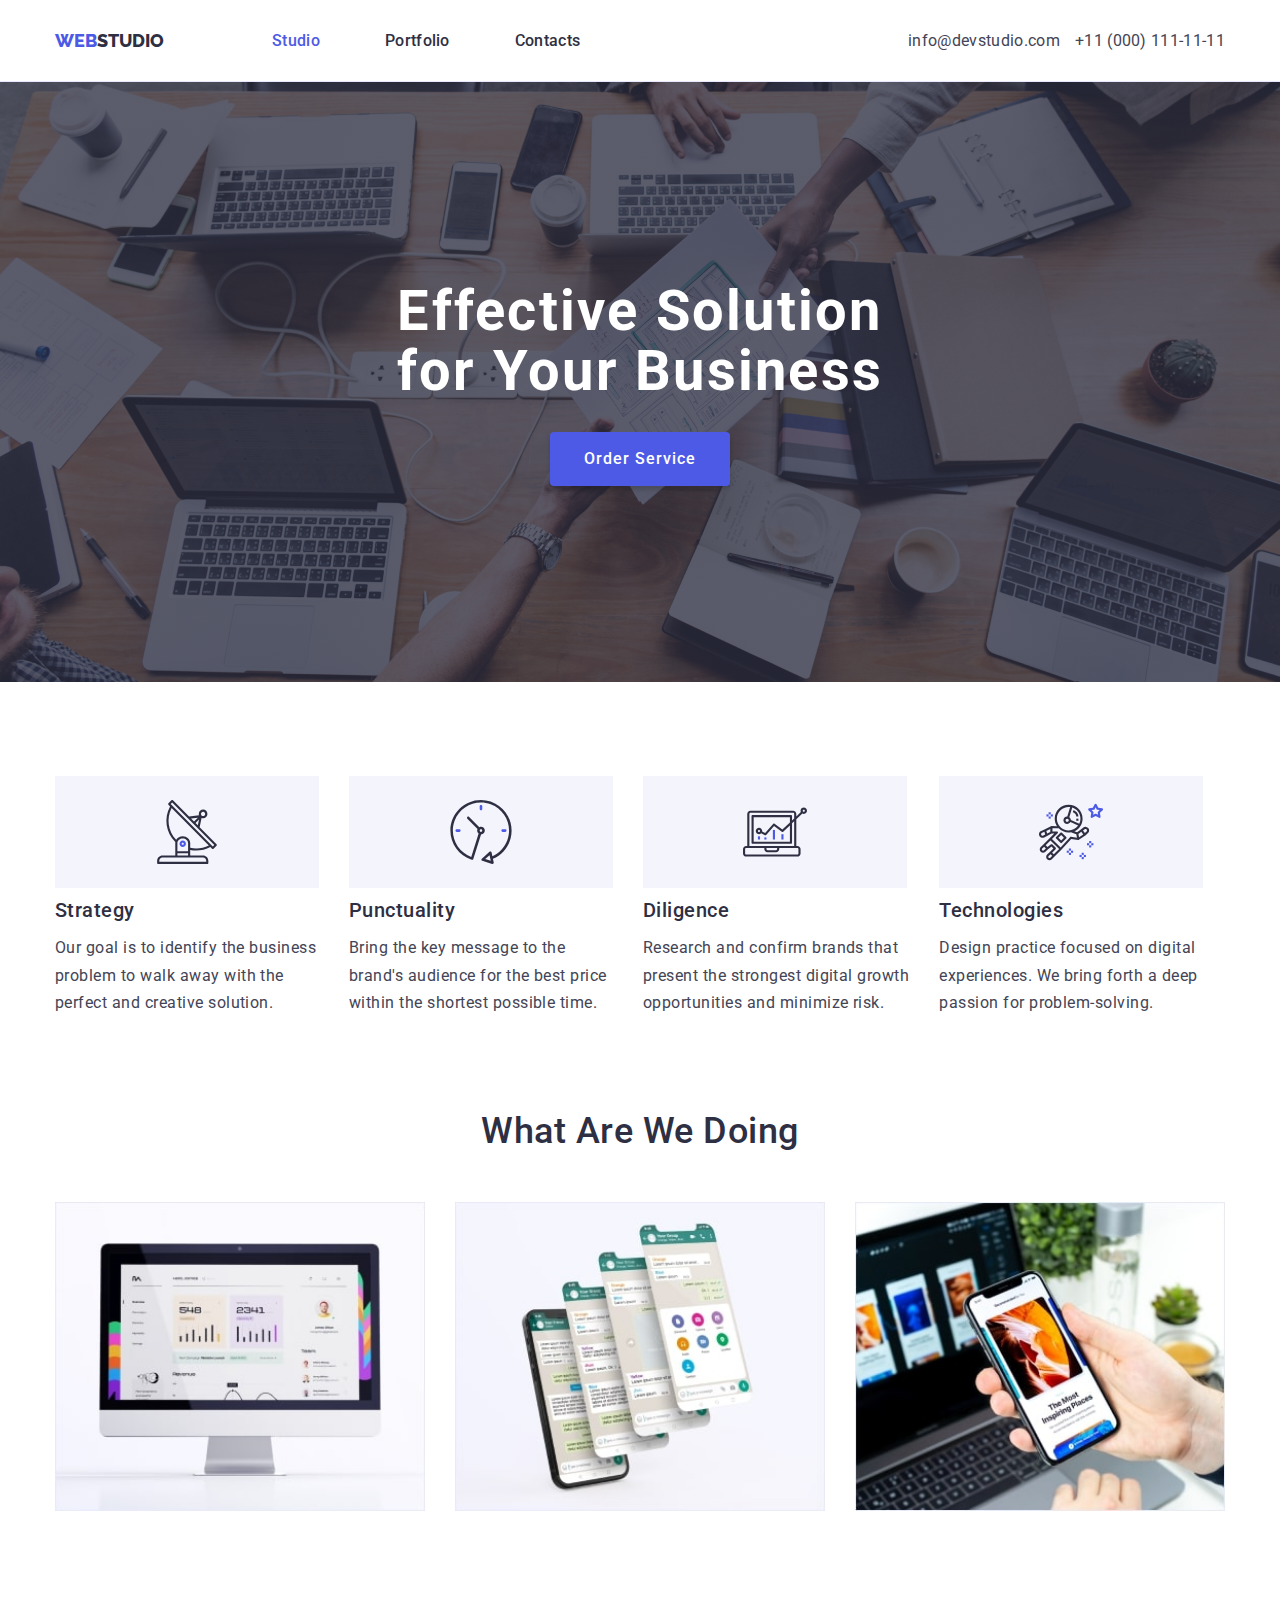
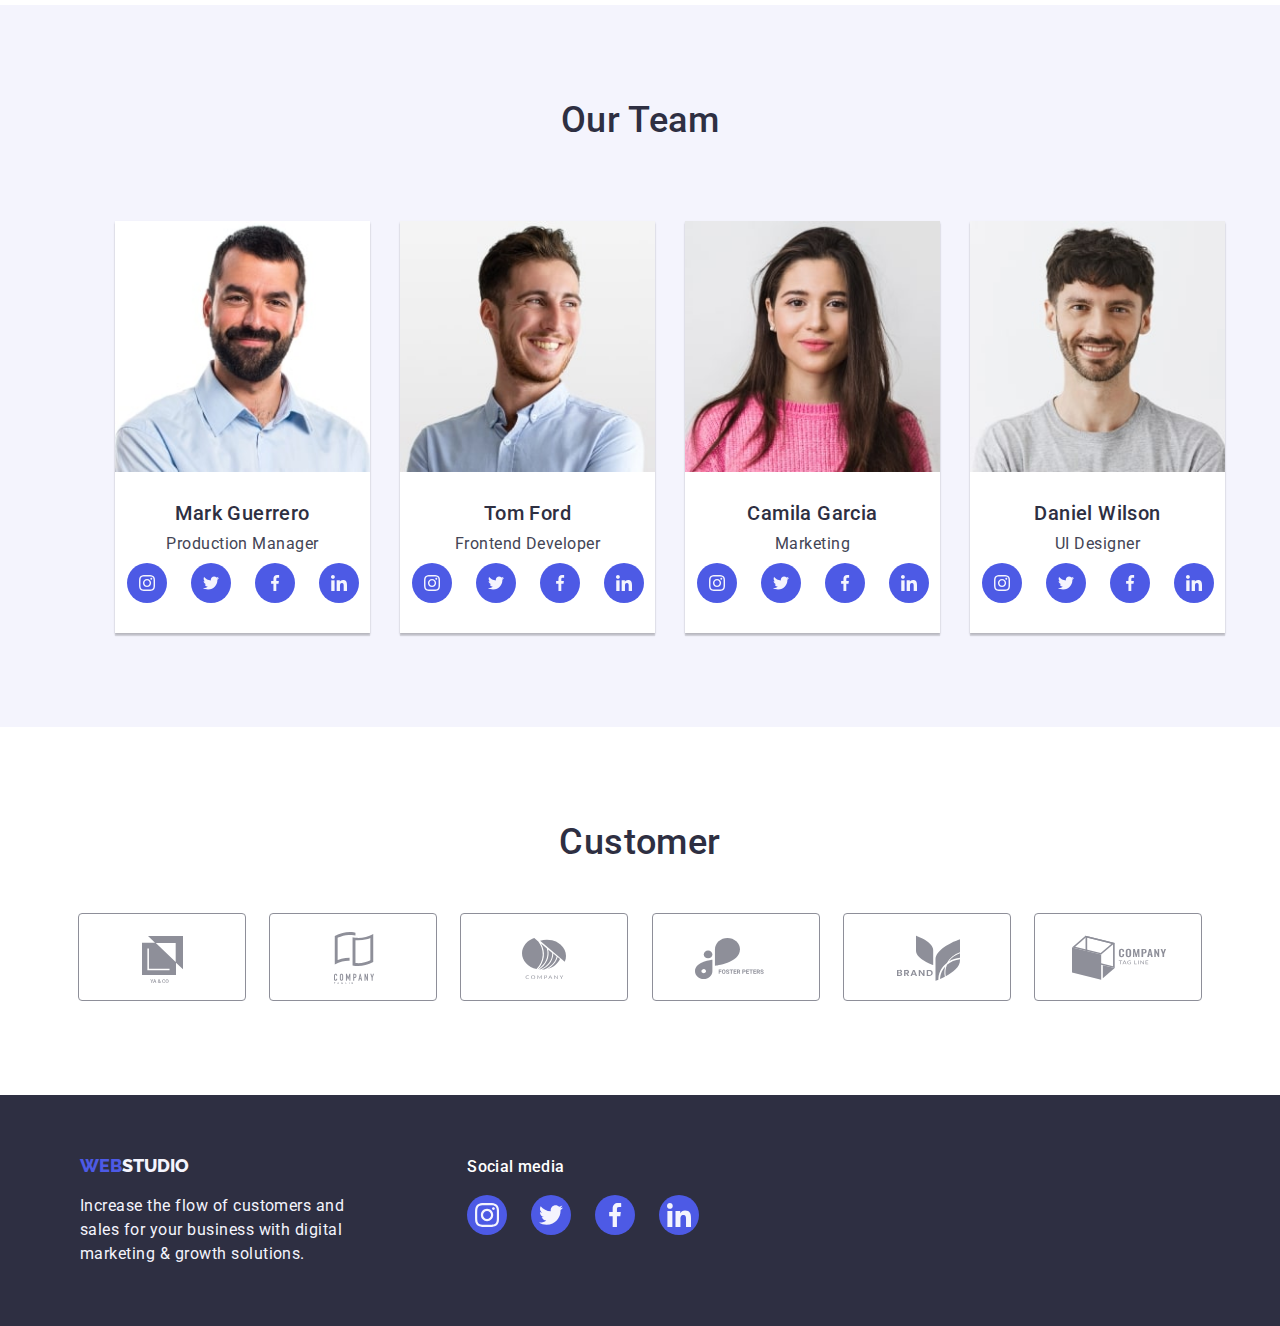
<file: index.html>
<!DOCTYPE html>
<html lang="en">
  <head>
    <meta charset="UTF-8" />
    <meta name="viewport" content="width=device-width, initial-scale=1.0" />
    <link rel="preconnent" href="https://fonts.googleapis.com" />
    <link rel="preconnect" href="https://fonts.gstatic.com" crossorigin />
    <link
      href="https://fonts.googleapis.com/css2?family=Raleway:wght@800&family=Roboto:wght@400;500;700;900&display=swap "
      rel="stylesheet"
    />
    <link
      rel="stylesheet"
      href="https://cdnjs.cloudflare.com/ajax/libs/modern-normalize/2.0.0/modern-normalize.min.css"
    />
    <link rel="stylesheet" href="./css/styles.css" />
    <title>Studio</title>
  </head>
  <body>
    <!-- ------------------------------Header ------------------------------------------>
    <header class="page-header">
      <div class="container menu">
        <nav class="navigation">
          <a href="./index.html" class="logo-link">
            <span class="logo">WEB</span>
            <span class="studio">STUDIO</span></a
          >

          <ul class="nav-menu list">
            <li class="item">
              <a href="./index.html" class="page current link">Studio</a>
            </li>
            <li class="item">
              <a href="./portfolio.html" class="page link">Portfolio</a>
            </li>
            <li class="item"><a href="#" class="page link">Contacts</a></li>
          </ul>
        </nav>
        <ul class="contacts-menu list">
          <li class="item">
            <a href="mailto:info@devstudio.com" class="contact link"
              >info@devstudio.com</a
            >
          </li>
          <li class="item">
            <a href="tel:110001111111" class="contact link"
              >+11 (000) 111-11-11</a
            >
          </li>
        </ul>
      </div>
    </header>
    <!------------------------------------------ Main------------------------------------ -->
    <main>
      <!-- ------------------------------------Section 1 -------------------------->
      <section class="hero">
        <div class="container">
          <h1 class="hero-title">Effective Solution <br />for Your Business</h1>
          <button class="button primary" type="button">Order Service</button>
        </div>
      </section>

      <!-------------------------------- Section 2 -------------------------------------------->
      <section class="section">
        <div class="container">
          <ul class="benefits list">
            <li class="item">
              <div class="icon">
                <svg class="antenna" width="64" height="64">
                  <use href="./images/icons.svg#antenna-1"></use>
                </svg>
              </div>
              <h3 class="title">Strategy</h3>
              <p class="description">
                Our goal is to identify the business <br />
                problem to walk away with the <br />
                perfect and creative solution.
              </p>
            </li>
            <li class="item">
              <div class="icon">
                <svg class="antenna" width="64" height="64">
                  <use href="./images/icons.svg#clock-1"></use>
                </svg>
              </div>
              <h3 class="title">Punctuality</h3>
              <p class="description">
                Bring the key message to the <br />
                brand's audience for the best price <br />
                within the shortest possible time.
              </p>
            </li>
            <li class="item">
              <div class="icon">
                <svg class="antenna" width="64" height="64">
                  <use href="./images/icons.svg#diagram-1"></use>
                </svg>
              </div>
              <h3 class="title">Diligence</h3>
              <p class="description">
                Research and confirm brands that <br />
                present the strongest digital growth <br />
                opportunities and minimize risk.
              </p>
            </li>
            <li class="item">
              <div class="icon">
                <svg class="antenna" width="64" height="64">
                  <use href="./images/icons.svg#astronaut-1"></use>
                </svg>
              </div>
              <h3 class="title">Technologies</h3>
              <p class="description">
                Design practice focused on digital <br />
                experiences. We bring forth a deep <br />
                passion for problem-solving.
              </p>
            </li>
          </ul>
        </div>
      </section>
      <!-- ---------------------------------Section 3---------------------------------------- -->
      <section class="section no-top-padding">
        <div class="container">
          <h2 class="section-title">What Are We Doing</h2>
          <ul class="what-we-do list">
            <li class="item">
              <img
                src="./images/pc-monitor.jpg"
                alt="Personal Computer"
                width="370"
                height="294"
                class="image"
              />
            </li>
            <li class="item">
              <img
                src="./images/mobile-pages.jpg"
                alt="Mobile Pages"
                width="370"
                height="294"
                class="image"
              />
            </li>
            <li class="item">
              <img
                src="./images/mobile-updates.jpg"
                alt="Mobile Update"
                width="370"
                height="294"
                class="image"
              />
            </li>
          </ul>
        </div>
      </section>
      <!-------------------------------------- Section 4 -------------------------------------- -->
      <section class="section bg-team">
        <div class="container">
          <h2 class="section-title">Our Team</h2>
          <ul class="team list">
            <li class="item">
              <img
                src="./images/mark-guerrero.jpg"
                alt="Mark Guerrero"
                width="270"
                height="260"
                class="image"
              />
              <h3 class="name">Mark Guerrero</h3>
              <p class="position">Production Manager</p>

              <ul class="social-team list">
                <li class="icon-item">
                  <a
                    href="https://www.instagram.com/"
                    target="_blank"
                    rel="noopener noreferrer"
                    class="link"
                    aria-label="Link to Instagram"
                    ><svg class="icon" width="16" height="16">
                      <use href="./images/icons.svg#instagram-team"></use>
                    </svg>
                  </a>
                </li>
                <li class="icon-item">
                  <a
                    href="https://www.twitter.com/"
                    target="_blank"
                    rel="noopener noreferrer"
                    class="link"
                    aria-label="Link to Twitter"
                    ><svg class="icon" width="16" height="16">
                      <use href="./images/icons.svg#twitter-team"></use>
                    </svg>
                  </a>
                </li>
                <li class="icon-item">
                  <a
                    href="https://www.facebook.com/"
                    target="_blank"
                    rel="noopener noreferrer"
                    class="link"
                    aria-label="Link to Facebook"
                  >
                    <svg class="icon" width="16" height="16">
                      <use href="./images/icons.svg#facebook-team"></use>
                    </svg>
                  </a>
                </li>
                <li class="icon-item">
                  <a
                    href="https://www.linkedin.com/"
                    target="_blank"
                    rel="noopener noreferrer"
                    class="link"
                    aria-label="Link to Linkedin"
                    ><svg class="icon" width="16" height="16">
                      <use href="./images/icons.svg#linkedin-team"></use>
                    </svg>
                  </a>
                </li>
              </ul>
            </li>

            <li class="item">
              <img
                src="./images/tom-ford.jpg"
                alt="Tom Ford"
                width="270"
                height="260"
                class="image"
              />
              <h3 class="name">Tom Ford</h3>
              <p class="position">Frontend Developer</p>
              <ul class="social-team list">
                <li class="icon-item">
                  <a
                    href="https://www.instagram.com/"
                    target="_blank"
                    rel="noopener noreferrer"
                    class="link"
                    aria-label="Link to Instagram"
                    ><svg class="icon" width="16" height="16">
                      <use href="./images/icons.svg#instagram-team"></use>
                    </svg>
                  </a>
                </li>
                <li class="icon-item">
                  <a
                    href="https://www.twitter.com/"
                    target="_blank"
                    rel="noopener noreferrer"
                    class="link"
                    aria-label="Link to Twitter"
                    ><svg class="icon" width="16" height="16">
                      <use href="./images/icons.svg#twitter-team"></use>
                    </svg>
                  </a>
                </li>
                <li class="icon-item">
                  <a
                    href="https://www.facebook.com/"
                    target="_blank"
                    rel="noopener noreferrer"
                    class="link"
                    aria-label="Link to Facebook"
                  >
                    <svg class="icon" width="16" height="16">
                      <use href="./images/icons.svg#facebook-team"></use>
                    </svg>
                  </a>
                </li>
                <li class="icon-item">
                  <a
                    href="https://www.linkedin.com/"
                    target="_blank"
                    rel="noopener noreferrer"
                    class="link"
                    aria-label="Link to Linkedin"
                    ><svg class="icon" width="16" height="16">
                      <use href="./images/icons.svg#linkedin-team"></use>
                    </svg>
                  </a>
                </li>
              </ul>
            </li>
            <li class="item">
              <img
                src="./images/camila-garcia.jpg"
                alt="Camila Garcia"
                width="270"
                height="260"
                class="image"
              />
              <h3 class="name">Camila Garcia</h3>
              <p class="position">Marketing</p>
              <ul class="social-team list">
                <li class="icon-item">
                  <a
                    href="https://www.instagram.com/"
                    target="_blank"
                    rel="noopener noreferrer"
                    class="link"
                    aria-label="Link to Instagram"
                    ><svg class="icon" width="16" height="16">
                      <use href="./images/icons.svg#instagram-team"></use>
                    </svg>
                  </a>
                </li>
                <li class="icon-item">
                  <a
                    href="https://www.twitter.com/"
                    target="_blank"
                    rel="noopener noreferrer"
                    class="link"
                    aria-label="Link to Twitter"
                    ><svg class="icon" width="16" height="16">
                      <use href="./images/icons.svg#twitter-team"></use>
                    </svg>
                  </a>
                </li>
                <li class="icon-item">
                  <a
                    href="https://www.facebook.com/"
                    target="_blank"
                    rel="noopener noreferrer"
                    class="link"
                    aria-label="Link to Facebook"
                  >
                    <svg class="icon" width="16" height="16">
                      <use href="./images/icons.svg#facebook-team"></use>
                    </svg>
                  </a>
                </li>
                <li class="icon-item">
                  <a
                    href="https://www.linkedin.com/"
                    target="_blank"
                    rel="noopener noreferrer"
                    class="link"
                    aria-label="Link to Linkedin"
                    ><svg class="icon" width="16" height="16">
                      <use href="./images/icons.svg#linkedin-team"></use>
                    </svg>
                  </a>
                </li>
              </ul>
            </li>

            <li class="item">
              <img
                src="./images/daniel-wilson.jpg"
                alt="Daniel Wilson"
                width="270"
                height="260"
                class="image"
              />
              <h3 class="name">Daniel Wilson</h3>
              <p class="position">UI Designer</p>
              <ul class="social-team list">
                <li class="icon-item">
                  <a
                    href="https://www.instagram.com/"
                    target="_blank"
                    rel="noopener noreferrer"
                    class="link"
                    aria-label="Link to Instagram"
                    ><svg class="icon" width="16" height="16">
                      <use href="./images/icons.svg#instagram-team"></use>
                    </svg>
                  </a>
                </li>
                <li class="icon-item">
                  <a
                    href="https://www.twitter.com/"
                    target="_blank"
                    rel="noopener noreferrer"
                    class="link"
                    aria-label="Link to Twitter"
                    ><svg class="icon" width="16" height="16">
                      <use href="./images/icons.svg#twitter-team"></use>
                    </svg>
                  </a>
                </li>
                <li class="icon-item">
                  <a
                    href="https://www.facebook.com/"
                    target="_blank"
                    rel="noopener noreferrer"
                    class="link"
                    aria-label="Link to Facebook"
                  >
                    <svg class="icon" width="16" height="16">
                      <use href="./images/icons.svg#facebook-team"></use>
                    </svg>
                  </a>
                </li>
                <li class="icon-item">
                  <a
                    href="https://www.linkedin.com/"
                    target="_blank"
                    rel="noopener noreferrer"
                    class="link"
                    aria-label="Link to Linkedin"
                    ><svg class="icon" width="16" height="16">
                      <use href="./images/icons.svg#linkedin-team"></use>
                    </svg>
                  </a>
                </li>
              </ul>
            </li>
          </ul>
        </div>
      </section>
      <!--------------------------------  Section 5---------------------------------------->
      <section class="section">
        <div class="container">
          <h2 class="section-title">Customer</h2>
          <ul class="partners list">
            <li class="item">
              <a href="#" class="icon link" aria-label="Client 1"
                ><svg class="icon" width="104" height="56">
                  <use href="./images/icons.svg#customer-client-1"></use>
                </svg>
              </a>
            </li>
            <li class="item">
              <a href="#" class="icon link" aria-label="Client 2"
                ><svg class="icon" width="104" height="56">
                  <use href="./images/icons.svg#customer-client-2"></use>
                </svg>
              </a>
            </li>
            <li class="item">
              <a href="#" class="icon link" aria-label="Client 3"
                ><svg class="icon" width="104" height="56">
                  <use href="./images/icons.svg#customer-client-3"></use>
                </svg>
              </a>
            </li>
            <li class="item">
              <a href="#" class="icon link" aria-label="Client 4">
                <svg class="icon" width="104" height="56">
                  <use href="./images/icons.svg#customer-client-4"></use>
                </svg>
              </a>
            </li>
            <li class="item">
              <a href="#" class="icon link" aria-label="Client 5"
                ><svg class="icon" width="104" height="56">
                  <use href="./images/icons.svg#customer-client-5"></use>
                </svg>
              </a>
            </li>
            <li class="item">
              <a href="#" class="icon link" aria-label="Client 6"
                ><svg class="icon" width="104" height="56">
                  <use href="./images/icons.svg#customer-client-6"></use>
                </svg>
              </a>
            </li>
          </ul>
        </div>
      </section>
    </main>
    <!---------------------------- Mission Footer----------------------------------------- -->
    <footer class="page-footer">
      <div class="container">
        <div class="footer">
          <div class="footer-address">
            <a href="./index.html" class="logo-link footer">
              <span class="logo">WEB</span>
              <span class="studio-footer">STUDIO</span></a
            >
            <p class="footer-description">
              Increase the flow of customers and <br />
              sales for your business with digital <br />
              marketing & growth solutions.
            </p>
          </div>

          <div class="footer-block">
            <b class="footer-heading">Social media</b>
            <ul class="social-footer list">
              <li class="icon-item">
                <a
                  href="https://www.instagram.com/"
                  target="_blank"
                  rel="noopener noreferrer"
                  class="link"
                  aria-label="Link to Instagram"
                  ><svg class="icon" width="24" height="24">
                    <use href="./images/icons.svg#instagram-icon"></use>
                  </svg>
                </a>
              </li>
              <li class="icon-item">
                <a
                  href="https://www.twitter.com/"
                  target="_blank"
                  rel="noopener noreferrer"
                  class="link"
                  aria-label="Link to Twitter"
                  ><svg class="icon" width="24" height="24">
                    <use href="./images/icons.svg#twitter-icon"></use>
                  </svg>
                </a>
              </li>
              <li class="icon-item">
                <a
                  href="https://www.facebook.com/"
                  target="_blank"
                  rel="noopener noreferrer"
                  class="link"
                  aria-label="Link to Facebook"
                  ><svg class="icon" width="24" height="24">
                    <use href="./images/icons.svg#facebook-icon"></use>
                  </svg>
                </a>
              </li>
              <li class="icon-item">
                <a
                  href="https://www.linkedin.com/"
                  target="_blank"
                  rel="noopener noreferrer"
                  class="link"
                  aria-label="Link to Linkedin"
                  ><svg class="icon" width="24" height="24">
                    <use href="./images/icons.svg#linkedin-icon"></use>
                  </svg>
                </a>
              </li>
            </ul>
          </div>
        </div>
      </div>
    </footer>
  </body>
</html>
</file>
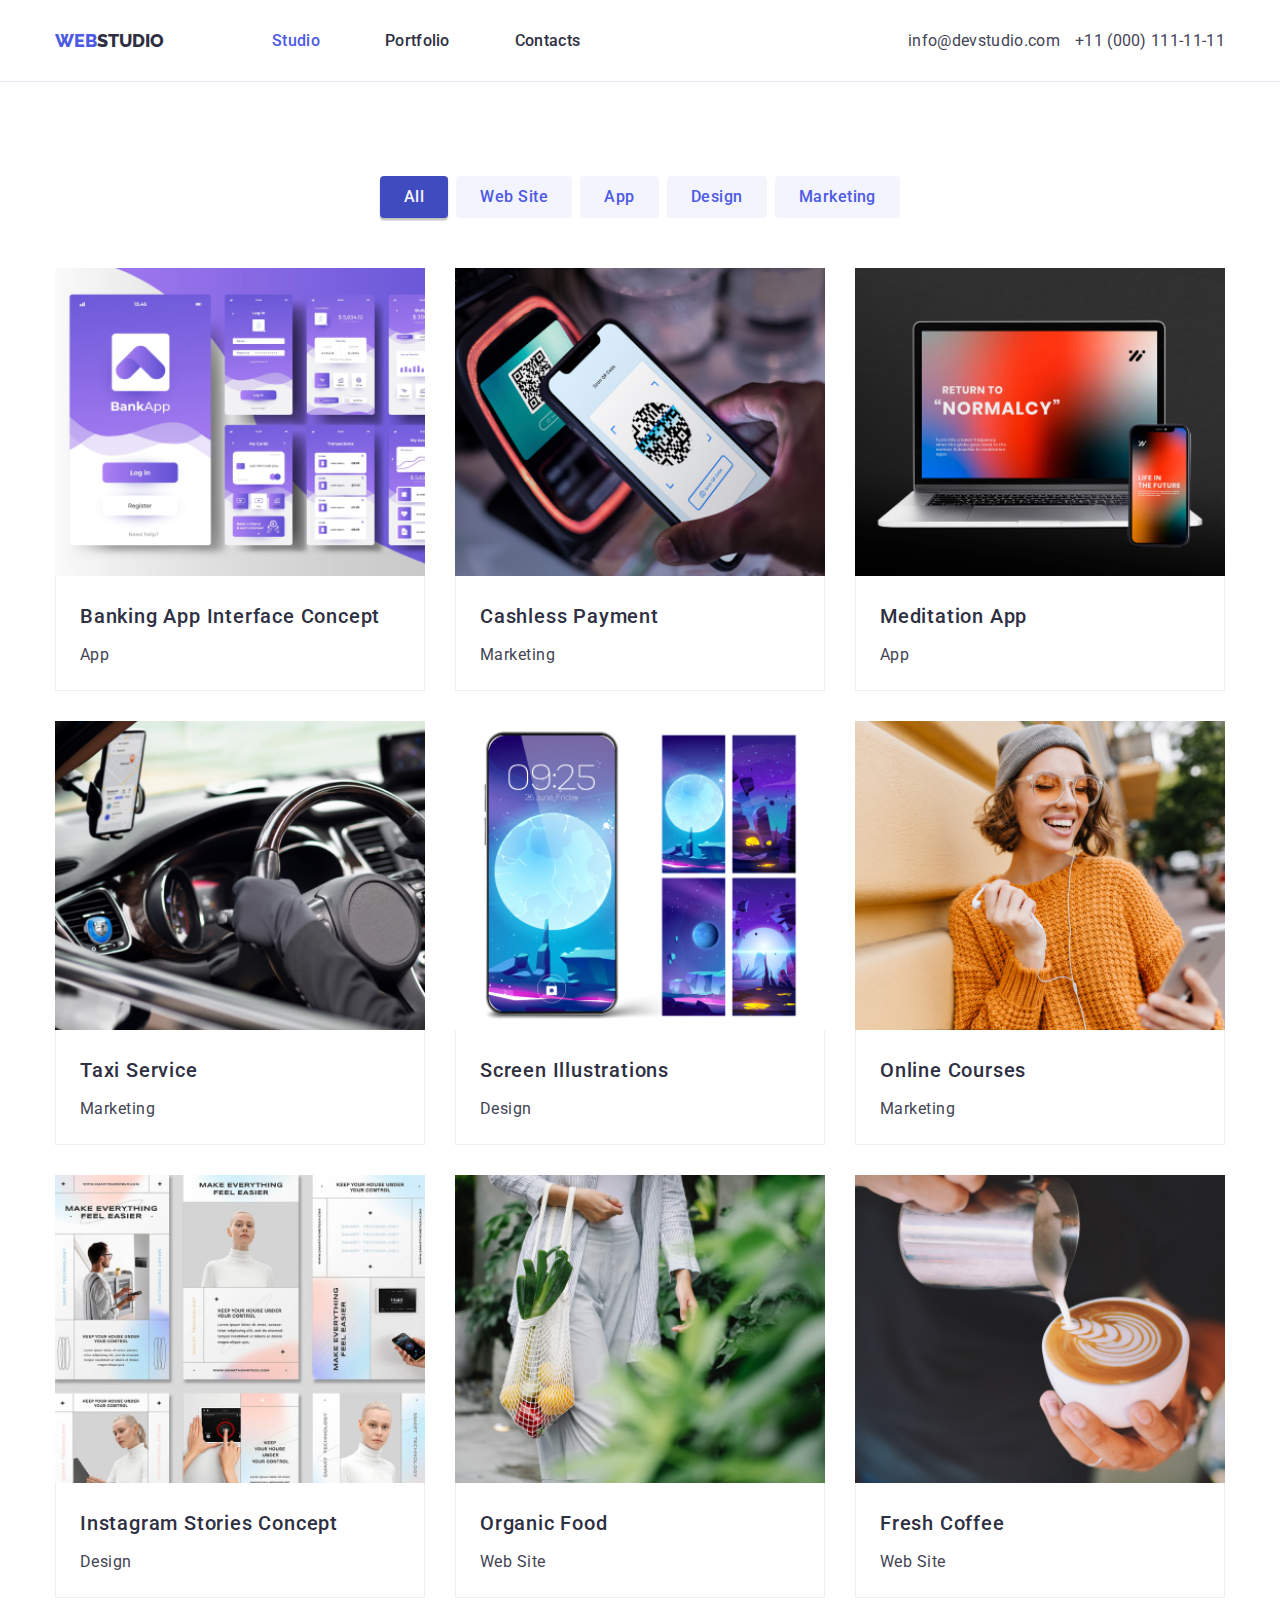
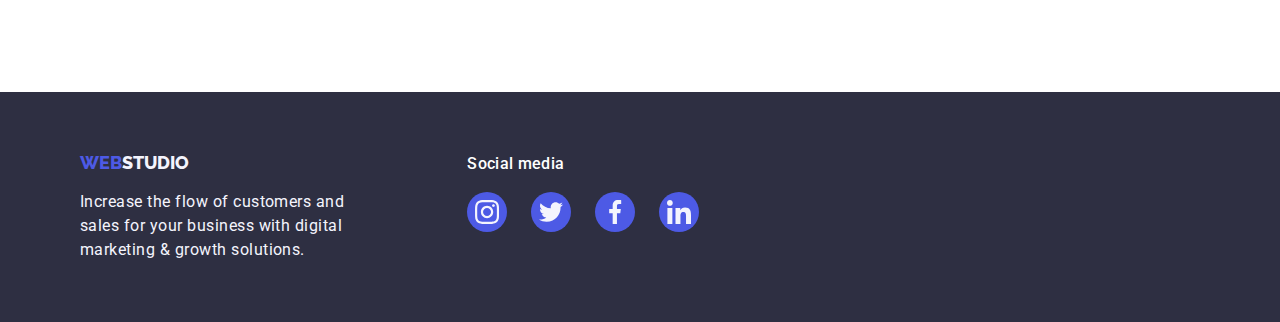
<file: portfolio.html>
<!DOCTYPE html>
<html lang="en">
  <head>
    <meta charset="UTF-8" />
    <meta name="viewport" content="width=device-width, initial-scale=1.0" />
    <link rel="preconnent" href="https://fonts.googleapis.com" />
    <link rel="preconnect" href="https://fonts.gstatic.com" crossorigin />
    <link
      href="https://fonts.googleapis.com/css2?family=Raleway:wght@800&family=Roboto:wght@400;500;700;900&display=swap "
      rel="stylesheet"
    />
    <link
      rel="stylesheet"
      href="https://cdnjs.cloudflare.com/ajax/libs/modern-normalize/2.0.0/modern-normalize.min.css"
    />
    <link rel="stylesheet" href="./css/styles.css" />
    <title>Portfolio</title>
  </head>
  <body>
    <!-- Header -->
    <header class="page-header">
      <div class="container menu">
        <nav class="navigation">
          <a href="./index.html" class="logo-link">
            <span class="logo">WEB</span>
            <span class="studio">STUDIO</span></a
          >

          <ul class="nav-menu list">
            <li class="item">
              <a href="./index.html" class="page current link">Studio</a>
            </li>
            <li class="item">
              <a href="./portfolio.html" class="page link">Portfolio</a>
            </li>
            <li class="item"><a href="#" class="page link">Contacts</a></li>
          </ul>
        </nav>
        <ul class="contacts-menu list">
          <li class="item">
            <a href="mailto:info@devstudio.com" class="contact link"
              >info@devstudio.com</a
            >
          </li>
          <li class="item">
            <a href="tel:110001111111" class="contact link"
              >+11 (000) 111-11-11</a
            >
          </li>
        </ul>
      </div>
    </header>
    <!-- Main -->
    <main>
      <!-- Section 1 -->
      <section class="section">
        <div class="container">
          <ul class="filters list">
            <li class="space">
              <button type="button" class="button filter current">All</button>
            </li>
            <li class="space">
              <button type="button" class="button filter">Web Site</button>
            </li>
            <li class="space">
              <button type="button" class="button filter">App</button>
            </li>
            <li class="space">
              <button type="button" class="button filter">Design</button>
            </li>
            <li class="space">
              <button type="button" class="button filter">Marketing</button>
            </li>
          </ul>
          <!--  Projects -->
          <ul class="projects list">
            <li class="project-card">
              <a href="#" class="project link">
                <img
                  src="./images/portfolio/project-card-1.jpg"
                  alt="Banking App"
                  width="370"
                  height="294"
                  class="image"
                />
                <div class="substrate">
                  <h2 class="name">Banking App Interface Concept</h2>
                  <p class="type">App</p>
                </div>
              </a>
            </li>
            <li class="project-card">
              <a href="#" class="project link">
                <img
                  src="./images/portfolio/project-card-2.jpg"
                  alt="Cashless Payments"
                  width="370"
                  height="294"
                  class="image"
                />
                <div class="substrate">
                  <h2 class="name">Cashless Payment</h2>
                  <p class="type">Marketing</p>
                </div>
              </a>
            </li>
            <li class="project-card">
              <a href="#" class="project link">
                <img
                  src="./images/portfolio/project-card-3.jpg"
                  alt="Meditation App"
                  width="370"
                  height="294"
                  class="image"
                />
                <div class="substrate">
                  <h2 class="name">Meditation App</h2>
                  <p class="type">App</p>
                </div>
              </a>
            </li>

            <li class="project-card">
              <a href="#" class="project link">
                <img
                  src="./images/portfolio/taxi-service.jpg"
                  alt="Taxi Service"
                  width="370"
                  height="294"
                  class="image"
                />
                <div class="substrate">
                  <h2 class="name">Taxi Service</h2>
                  <p class="type">Marketing</p>
                </div>
              </a>
            </li>
            <li class="project-card">
              <a href="#" class="project link">
                <img
                  src="./images/portfolio/screen-illustration.jpg"
                  alt="Screen Illustration"
                  width="370"
                  height="294"
                  class="image"
                />
                <div class="substrate">
                  <h2 class="name">Screen Illustrations</h2>
                  <p class="type">Design</p>
                </div>
              </a>
            </li>

            <li class="project-card">
              <a href="#" class="project link">
                <img
                  src="./images/portfolio/online-courses.jpg"
                  alt="Online Courses"
                  width="370"
                  height="294"
                  class="image"
                />
                <div class="substrate">
                  <h2 class="name">Online Courses</h2>
                  <p class="type">Marketing</p>
                </div>
              </a>
            </li>

            <li class="project-card">
              <a href="#" class="project link">
                <img
                  src="./images/portfolio/instagram-stories.jpg"
                  alt="Instagram Stories Concept"
                  width="370"
                  height="294"
                  class="image"
                />
                <div class="substrate">
                  <h2 class="name">Instagram Stories Concept</h2>
                  <p class="type">Design</p>
                </div>
              </a>
            </li>
            <li class="project-card">
              <a href="#" class="project link">
                <img
                  src="./images/portfolio/organic-food.jpg"
                  alt="Organic Food"
                  width="370"
                  height="294"
                  class="image"
                />
                <div class="substrate">
                  <h2 class="name">Organic Food</h2>
                  <p class="type">Web Site</p>
                </div>
              </a>
            </li>

            <li class="project-card">
              <a href="#" class="project link">
                <img
                  src="./images/portfolio/fresh-coffee.jpg"
                  alt="Fresh Coffee"
                  width="370"
                  height="294"
                  class="image"
                />
                <div class="substrate">
                  <h2 class="name">Fresh Coffee</h2>
                  <p class="type">Web Site</p>
                </div>
              </a>
            </li>
          </ul>
        </div>
      </section>
    </main>
    <!-- Mission Footer -->
    <footer class="page-footer">
      <div class="container">
        <div class="footer">
          <div class="footer-address">
            <a href="./index.html" class="logo-link footer">
              <span class="logo">WEB</span>
              <span class="studio-footer">STUDIO</span></a
            >
            <p class="footer-description">
              Increase the flow of customers and <br />
              sales for your business with digital <br />
              marketing & growth solutions.
            </p>
          </div>

          <div class="footer-block">
            <b class="footer-heading">Social media</b>
            <ul class="social-footer list">
              <li class="icon-item">
                <a
                  href="https://www.instagram.com/"
                  target="_blank"
                  rel="noopener noreferrer"
                  class="link"
                  aria-label="Link to Instagram"
                  ><svg class="icon" width="24" height="24">
                    <use href="./images/icons.svg#instagram-icon"></use>
                  </svg>
                </a>
              </li>
              <li class="icon-item">
                <a
                  href="https://www.twitter.com/"
                  target="_blank"
                  rel="noopener noreferrer"
                  class="link"
                  aria-label="Link to Twitter"
                  ><svg class="icon" width="24" height="24">
                    <use href="./images/icons.svg#twitter-icon"></use>
                  </svg>
                </a>
              </li>
              <li class="icon-item">
                <a
                  href="https://www.facebook.com/"
                  target="_blank"
                  rel="noopener noreferrer"
                  class="link"
                  aria-label="Link to Facebook"
                  ><svg class="icon" width="24" height="24">
                    <use href="./images/icons.svg#facebook-icon"></use>
                  </svg>
                </a>
              </li>
              <li class="icon-item">
                <a
                  href="https://www.linkedin.com/"
                  target="_blank"
                  rel="noopener noreferrer"
                  class="link"
                  aria-label="Link to Linkedin"
                  ><svg class="icon" width="24" height="24">
                    <use href="./images/icons.svg#linkedin-icon"></use>
                  </svg>
                </a>
              </li>
            </ul>
          </div>
        </div>
      </div>
    </footer>
  </body>
</html>
</file>
<file: css/styles.css>
:root {
  --navyblue: #2e2f42;
  --iris: #4d5ae5;
  --slate: #434455;
  --white: #fff;
  --ocean: #404bbf;
  --cloud: #f4f4fd;
  --cornflower: #e7e9fc;
  --green: #31d0aa;
  --gray: #8e8f99;
}
body {
  font-family: "Roboto", sans-serif;
  font-size: 16px;
  letter-spacing: 0.03em;
  color: var(--slate);
  background-color: var(--white);
}

h1,
h2,
h3,
h4,
h5,
h6,
p {
  margin: 0;
}
html {
  box-sizing: border-box;
}

*,
*::after,
*::before {
  box-sizing: inherit;
}

img {
  display: block;
  max-width: 100%;
  height: auto;
}

.link {
  text-decoration: none;
  /* color: inherit; */
}

.list {
  list-style: none;
  padding: 0;
  margin: 0;
}

.social-team {
  display: flex;
  list-style: none;
  justify-content: center;
  gap: 24px;
  padding-top: 10px;
}

.social-team .icon-item {
  border-radius: 50%;
}

.social-footer .icon-item {
  width: 40px;
  height: 40px;
  border-radius: 50%;
}

.social-footer .icon-item .link {
  width: 100%;
  height: 100%;
  display: flex;
  justify-content: center;
  align-items: center;
  border-radius: 50%;
  color: var(--cloud);
  background-color: var(--iris);
}

.social-footer .link:hover {
  color: var(--cloud);
  background-color: var(--green);
}

.social-footer .icon-item .link .icon {
  width: 24px;
  height: 24px;
}

.social-footer {
  display: flex;
  padding-top: 16px;
  gap: 16px;
  justify-content: flex-start;
}

.social-team .link {
  width: 100%;
  height: 100%;
  display: flex;
  align-items: center;
  justify-content: center;
  border-radius: 50%;
  color: var(--cloud);
  background-color: var(--iris);
}

.social-team .link:hover {
  color: var(--cloud);
  background-color: var(--green);
  border-radius: 50%;
}

.social-footer {
  display: flex;
  padding-top: 16px;
  gap: 24px;
}

.items {
  width: 40px;
  height: 40px;
  border-radius: 50%;
  display: flex;
  background-color: var(--iris, #4d5ae5);
  justify-content: center;
  align-items: center;
  padding: 0;
}

.page-header {
  border-bottom: 1px solid var(--cornflower);
}

.page-footer {
  padding: 60px 0;
  background-color: var(--navyblue);
}

.page-footer .footer {
  display: flex;
  flex-wrap: wrap;
  margin-top: -12px;
  align-items: baseline;
}

.logo-link {
  font-family: "Raleway", sans-serif;
  font-size: 0;
  font-weight: 800;
  line-height: 1.17;
  letter-spacing: 0.04em;
  text-decoration: none;
}
.logo.link.footer {
  margin-bottom: 20px;
}

.logo-link > span {
  font-size: 18px;
}
.logo {
  color: var(--iris);
}
.studio {
  color: var(--navyblue);
}

.nav-menu .page,
.contacts-menu .contact {
  color: var(--navyblue);
  font-weight: 500;
  line-height: 1.14;
  letter-spacing: 0.02em;
  text-decoration: none;
  font-size: 16px;
  display: block;
  padding-top: 32px;
  padding-bottom: 31px;
}
.nav-menu {
  margin-left: 93px;
}

.nav-menu .page:hover,
.nav-menu .page:focus,
.nav-menu .page.current,
.contacts-menu .contact:hover,
.contacts-menu .contact:focus {
  color: var(--iris);
}

.nav-menu .item:not(:last-child),
.contact-menu .item:not(:last-child) {
  margin-right: 50px;
}

.contacts-menu {
  margin-left: auto;
}

.contacts-menu .contact {
  color: var(--slate);
  text-decoration: none;
  font-weight: 400;
  line-height: 1.14;
  letter-spacing: 0.02em;
}

.hero {
  padding: 200px 0;
  text-align: center;
  height: 600px;
  background-color: var(--navyblue);
  margin: 0 auto;
  background-image: linear-gradient(
      rgba(46, 47, 66, 0.78),
      rgba(46, 47, 66, 0.78)
    ),
    url(../images/bg-people-office.png);
  background-size: cover;
  background-position: center;
  background-repeat: no-repeat;
}

.button {
  border-color: transparent;
  font-family: inherit;
  font-weight: 500;
  line-height: 1.5;
  border-radius: 4px;
  letter-spacing: 0.03em;
  cursor: pointer;
  font-size: 16px;
}

.button.primary {
  color: white;
  background-color: var(--iris);
  line-height: 1.87;
  letter-spacing: 0.06em;
  padding: 10px 32px;
  box-shadow: 0px 4px 4px rgba(0, 0, 0, 0.15);
}
.button.primary:hover,
.button.primary:focus {
  background-color: var(--ocean);
  box-shadow: 0px 3px 1px rgba(0, 0, 0, 0.1), 0px 1px 2px rgba(0, 0, 0, 0.08),
    0px 2px 2px rgba(0, 0, 0, 0.12);
}
.button.filter {
  background-color: var(--cloud);
  color: var(--iris);
  font-weight: 500;
  line-height: 1.62;
  padding: 6px 22px;
}
.button.filter:hover,
.button.filter:focus,
.button.filter.current {
  background-color: var(--ocean);
  color: var(--cloud);
  box-shadow: 0px 3px 1px rgba(0, 0, 0, 0.1), 0px 1px 2px rgba(0, 0, 0, 0.08),
    0px 2px 2px rgba(0, 0, 0, 0.12);
}

.hero {
  padding: 200px 0;
  text-align: center;

  background-color: var(--navyblue);
}

.hero-title {
  color: var(--white);
  text-align: center;
  font-size: 56px;
  line-height: 1.07;
  letter-spacing: 0.04em;
  margin-bottom: 30px;
}

.section {
  padding: 94px 0px;
}

.section.no-top-padding {
  padding-top: 0;
}

.container {
  width: 1200px;
  padding: 0 15px;
  margin: 0 auto;
}

.partners.list {
  display: flex;
  justify-content: space-evenly;
}

.partners.list > li {
  display: flex;
  justify-content: center;
  align-items: center;
  width: 168px;
  height: 88px;
}

.menu,
.navigation,
.nav-menu,
.contacts-menu {
  display: flex;
  align-items: center;
  gap: 15px;
}

.benefits {
  display: flex;
  flex-wrap: wrap;
  margin-left: -30px;
  margin-top: -30px;
}

.benefits .item {
  flex-basis: calc(100% 4 - 30px);
  margin-left: 30px;
  margin-top: 30px;
}
.benefits .item .icon {
  width: 264px;
  height: 112px;
  background-color: var(--cloud);
  margin-bottom: 8px;
  display: flex;
  justify-content: center;
  align-items: center;
}

.what-we-do {
  margin-left: -30px;
  margin-top: -30px;
  display: flex;
  flex-wrap: wrap;
}
.what-we-do .item {
  flex-basis: calc(100% / 3 - 30px);
  margin-left: 30px;
  margin-top: 30px;
}

.bg-team {
  background-color: var(--cloud);
}

.team {
  display: flex;
  flex-wrap: wrap;
  margin-left: 30px;
  margin-top: 30px;
}

.team .item {
  flex-basis: calc(100% / 4 - 30px);
  margin-left: 30px;
  margin-top: 30px;
  padding-bottom: 30px;
  background-color: white;
  box-shadow: 0px 3px 1px rgba(0, 0, 0, 0.1), 0px 1px 2px rgba(0, 0, 0, 0.08),
    0px 2px 2px rgba(0, 0, 0, 0.12);
}
.team .name,
.team .position {
  text-align: center;
}

.benefits .title {
  color: var(--navyblue);
  font-size: 20px;
  font-weight: 500;
  margin-bottom: 10px;
  line-height: 1.4;
}

.benefits .description {
  color: var(--slate);
  font-size: 16px;
  font-weight: 400;
  line-height: 1.71;
}

.section-title {
  color: var(--navyblue);
  font-size: 36px;
  text-align: center;
  line-height: 1.17;
  margin-bottom: 50px;
  font-weight: 500;
}

.team .name {
  color: var(--navyblue);
  font-size: 20px;
  font-weight: 500;
  letter-spacing: 0.02em;
  text-align: center;
  padding-top: 30px;
  padding-bottom: 10px;
}

.team .position {
  color: var(--slate);
  font-size: 16px;
  font-weight: 400;
  text-align: center;
}

.substrate {
  background-color: var(--white);
  padding: 20px 24px;
  border: 1px solid #eeeeee;
  border-top: 0;
}

.page-footer.bg-footer {
  background-color: var(--navyblue);
}

.studio-footer {
  color: var(--cloud);
}
.footer-description {
  color: var(--cloud);
  font-size: 16px;
  font-weight: 400;
  line-height: 1.5;
  padding-top: 17px;
}

.projects {
  display: flex;
  flex-wrap: wrap;
  margin-left: -30px;
  margin-top: -30px;
}

.project-card {
  flex-basis: calc(100% / 3 - 30px);
  margin-left: 30px;
  margin-top: 30px;
}

.project .name {
  font-size: 20px;
  font-weight: 500;
  line-height: 2;
  letter-spacing: 0.04em;
  color: var(--navyblue);
  margin-bottom: 4px;
}

.project .type {
  color: var(--slate);
  font-size: 16px;
  font-weight: 400;
  line-height: 1.87;
}

.filters {
  display: flex;
  justify-content: center;
  margin-bottom: 50px;
}
.filters .space + .space {
  margin-left: 8px;
}

.social-media-contact {
  display: flex;
}

.container.footer {
  display: flex;
  gap: 200px;
}

.contact-footer {
  color: var(--white);
}

.icon-team {
  width: 16px;
  height: 16px;
}

.icon-fill {
  fill: var(--white);
}
.items:hover {
  background-color: var(--green);
}

.footer-heading {
  color: var(--white, #fff);
  font-size: 16px;
  font-style: normal;
  font-weight: 500;
  line-height: 24px;
  letter-spacing: 0.32px;
}

.footer-address {
  margin-top: 12px;
  margin-left: 25px;
}

.footer-block {
  margin-top: 12px;
  margin-left: 123px;
}

.icon-item {
  width: 40px;
  height: 40px;
}

.icon-item .icon {
  fill: currentColor;
  width: 16px;
  height: 16px;
}

.icon-item:hover {
  background-color: var(--green);
}

.icon-item .icon:hover {
  fill: var(--cloud);
}

.partners .item .icon {
  fill: var(--gray);
}

.partners.list .item .icon {
  fill: currentColor;
  /* fill: var(--gray);*/
}

.icon.link {
  width: 100%;
  height: 100%;
  border: 1px solid var(--gray);
  display: flex;
  justify-content: center;
  align-items: center;
  border-radius: 4px;
  color: #8e8f99;
}

.icon.link:hover,
.icon.link:focus {
  border-color: #404bbf;
  color: #404bbf;
}
</file>
